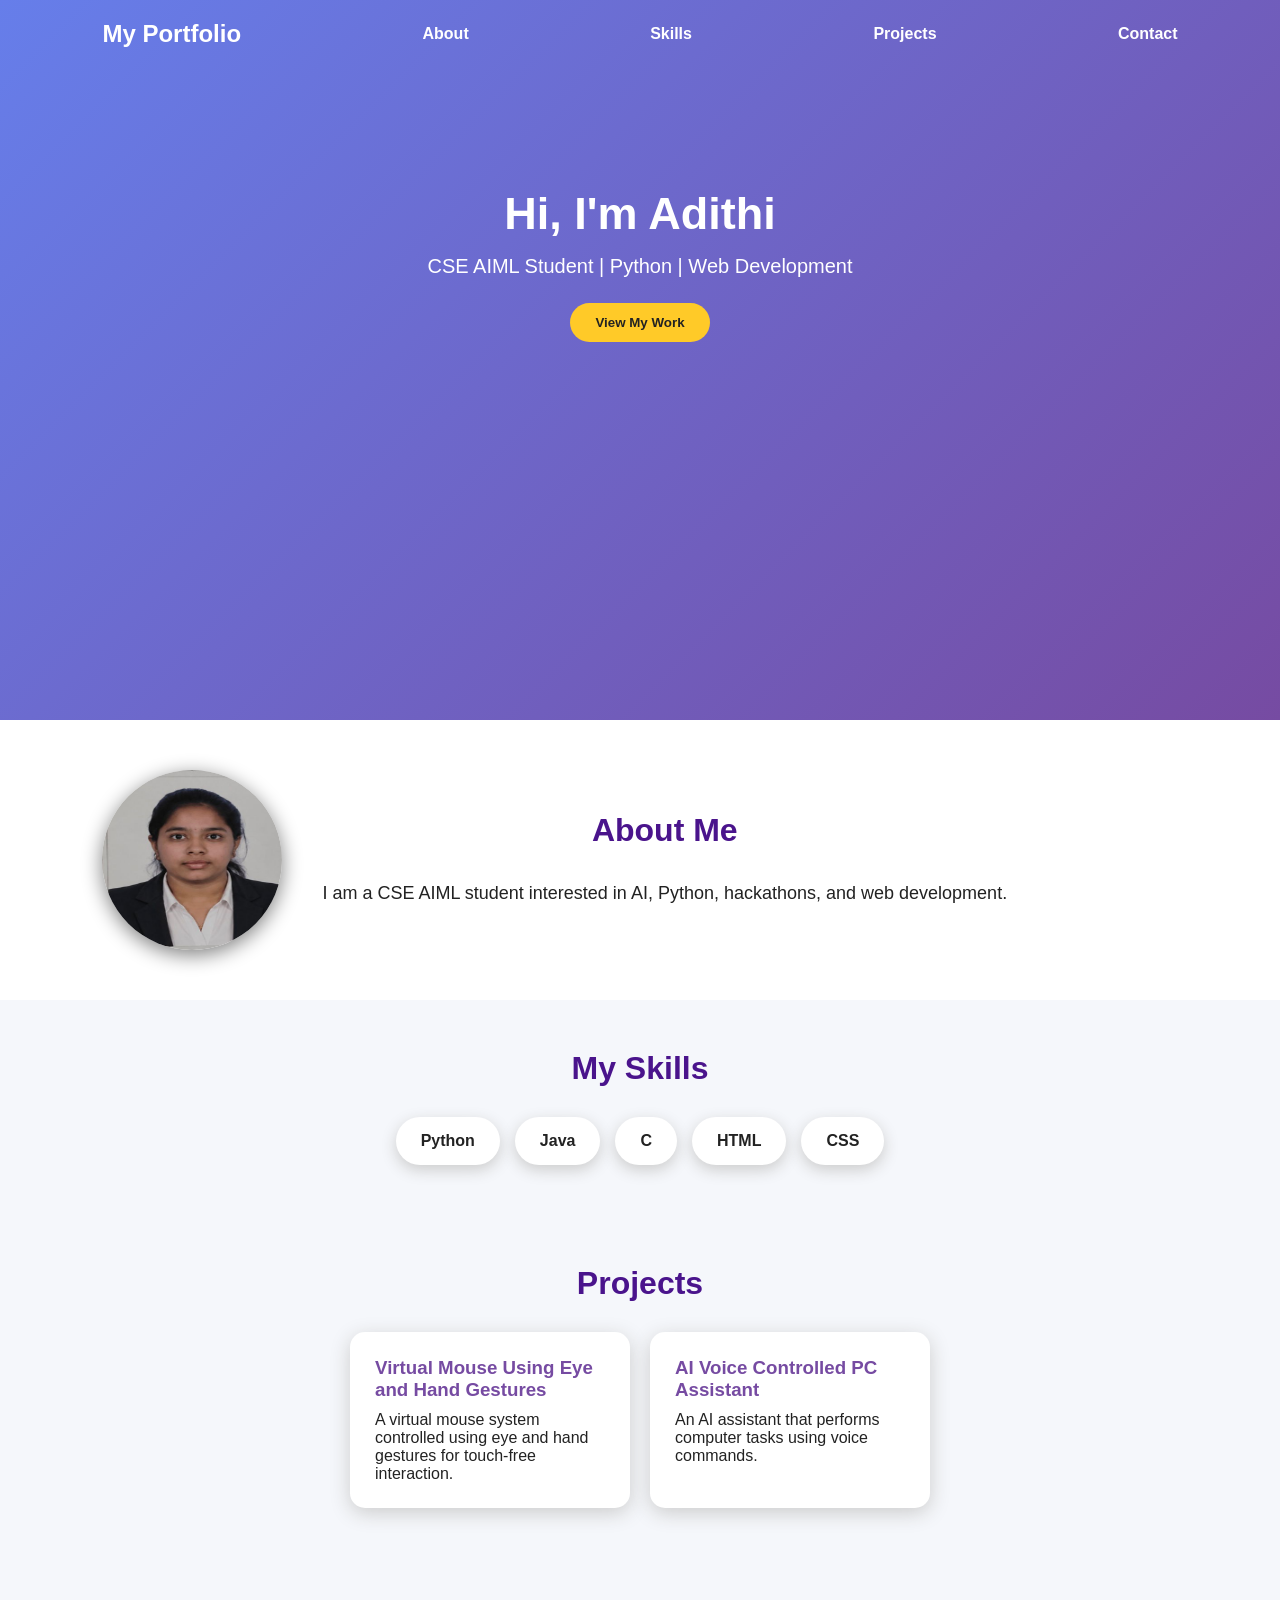
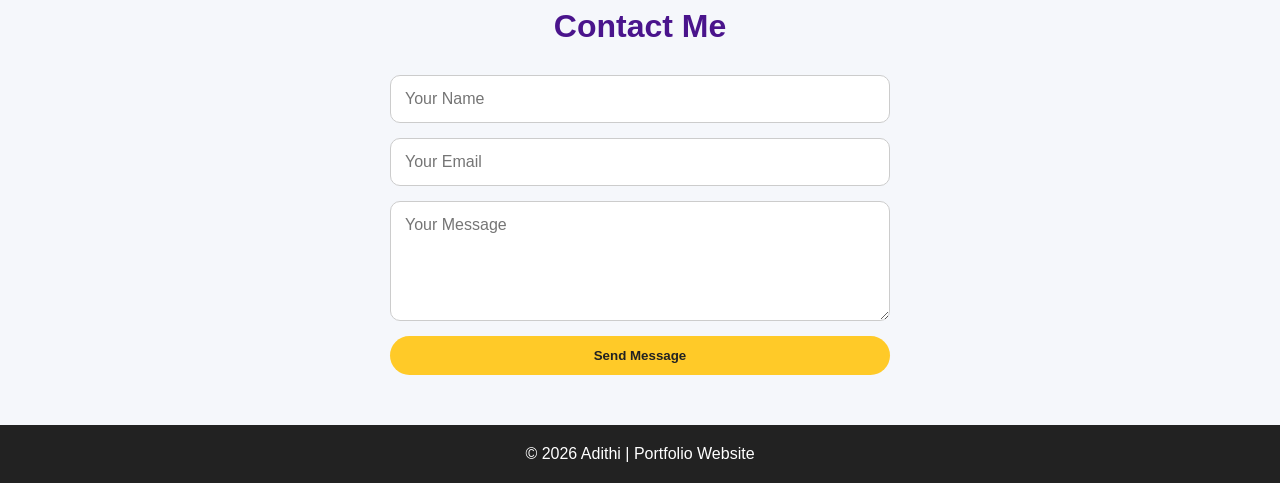
<file: index.html>
<!DOCTYPE html>
<html>
<head>
    <title>My Portfolio</title>
    <link rel="stylesheet" href="style.css">
</head>
<body>

<header>
    <nav>
        <h2>My Portfolio</h2>
        <a href="#about">About</a>
        <a href="#skills">Skills</a>
        <a href="#projects">Projects</a>
        <a href="#contact">Contact</a>
    </nav>

    <div class="hero">
        <h1>Hi, I'm Adithi</h1>
        <p>CSE AIML Student | Python | Web Development</p>
        <button>View My Work</button>
    </div>
</header>

<section id="about" class="about">
    <img src="image.jpeg" alt="Profile Picture">

    <div>
        <h2>About Me</h2>

        <p>
            I am a CSE AIML student interested in AI, Python, hackathons, and web development.
        </p>
    </div>
</section>

<section id="skills">
    <h2>My Skills</h2>

    <div class="skills">
        <span>Python</span>
        <span>Java</span>
        <span>C</span>
        <span>HTML</span>
        <span>CSS</span>
    </div>
</section>

<section id="projects">
    <h2>Projects</h2>

    <div class="project-container">

        <div class="card">
            <h3>Virtual Mouse Using Eye and Hand Gestures</h3>

            <p>
                A virtual mouse system controlled using eye and hand gestures for touch-free interaction.
            </p>
        </div>

        <div class="card">
            <h3>AI Voice Controlled PC Assistant</h3>

            <p>
                An AI assistant that performs computer tasks using voice commands.
            </p>
        </div>

    </div>
</section>

<section id="contact">
    <h2>Contact Me</h2>

    <form>
        <input type="text" placeholder="Your Name">

        <input type="email" placeholder="Your Email">

        <textarea placeholder="Your Message"></textarea>

        <button>Send Message</button>
    </form>
</section>

<footer>
    <p>© 2026 Adithi | Portfolio Website</p>
</footer>

</body>
</html>
</file>
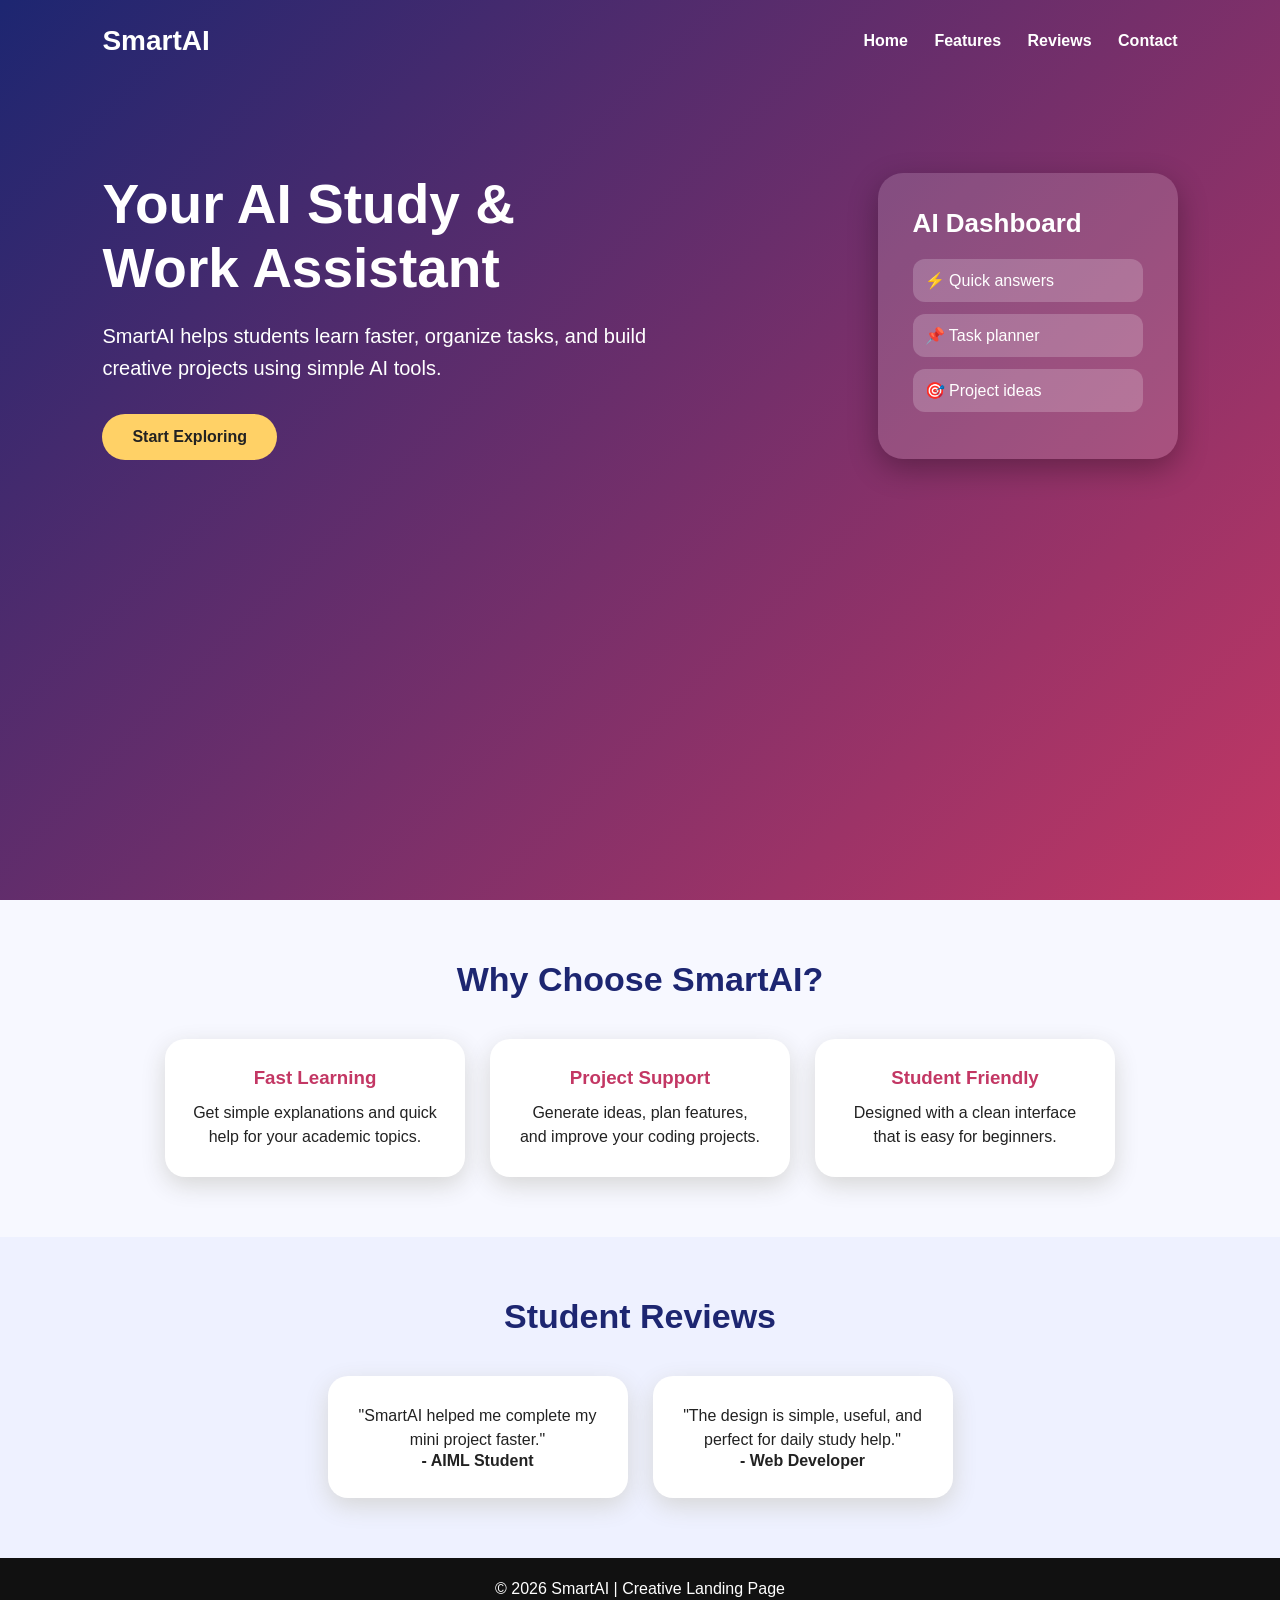
<file: Task2-LandingPage/index.html>
<!DOCTYPE html>
<html>
<head>
    <title>SmartAI Landing Page</title>
    <link rel="stylesheet" href="style.css">
</head>
<body>

<header>
    <nav>
        <h2>SmartAI</h2>
        <div>
            <a href="#">Home</a>
            <a href="#">Features</a>
            <a href="#">Reviews</a>
            <a href="#">Contact</a>
        </div>
    </nav>

    <div class="hero">
        <div class="hero-text">
            <h1>Your AI Study & Work Assistant</h1>
            <p>SmartAI helps students learn faster, organize tasks, and build creative projects using simple AI tools.</p>
            <button>Start Exploring</button>
        </div>

        <div class="hero-card">
            <h3>AI Dashboard</h3>
            <p>⚡ Quick answers</p>
            <p>📌 Task planner</p>
            <p>🎯 Project ideas</p>
        </div>
    </div>
</header>

<section>
    <h2>Why Choose SmartAI?</h2>

    <div class="cards">
        <div class="card">
            <h3>Fast Learning</h3>
            <p>Get simple explanations and quick help for your academic topics.</p>
        </div>

        <div class="card">
            <h3>Project Support</h3>
            <p>Generate ideas, plan features, and improve your coding projects.</p>
        </div>

        <div class="card">
            <h3>Student Friendly</h3>
            <p>Designed with a clean interface that is easy for beginners.</p>
        </div>
    </div>
</section>

<section class="reviews">
    <h2>Student Reviews</h2>

    <div class="cards">
        <div class="card">
            <p>"SmartAI helped me complete my mini project faster."</p>
            <h4>- AIML Student</h4>
        </div>

        <div class="card">
            <p>"The design is simple, useful, and perfect for daily study help."</p>
            <h4>- Web Developer</h4>
        </div>
    </div>
</section>

<footer>
    <p>© 2026 SmartAI | Creative Landing Page</p>
</footer>

</body>
</html>
</file>
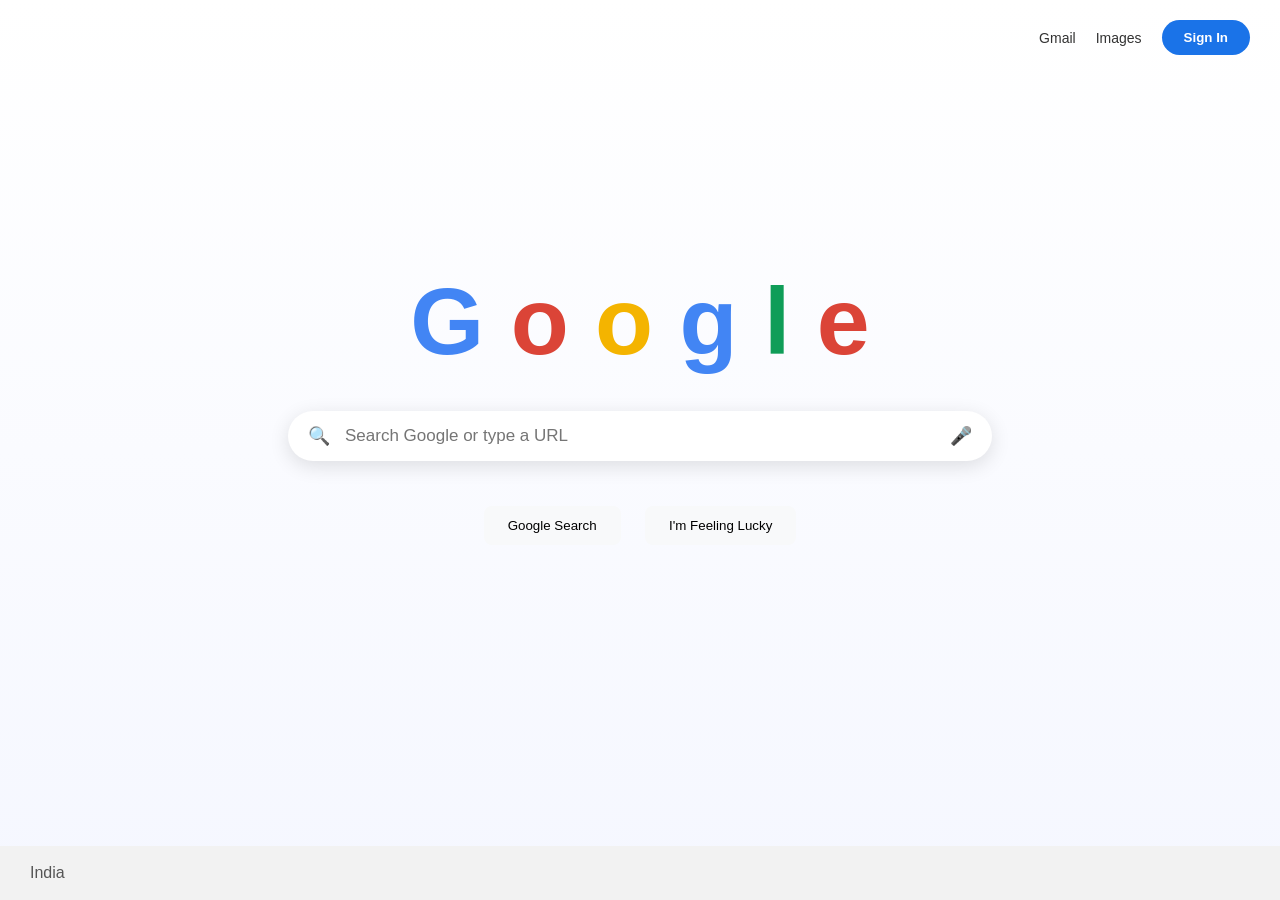
<file: Task3-GoogleClone/index.html>
<!DOCTYPE html>
<html>
<head>
    <title>Creative Google Clone</title>
    <link rel="stylesheet" href="style.css">
</head>
<body>

<header>
    <div class="top-links">
        <a href="#">Gmail</a>
        <a href="#">Images</a>
        <button class="signin">Sign In</button>
    </div>
</header>

<div class="main">

    <h1 class="logo">
        <span class="blue">G</span>
        <span class="red">o</span>
        <span class="yellow">o</span>
        <span class="blue">g</span>
        <span class="green">l</span>
        <span class="red">e</span>
    </h1>

    <div class="search-box">

        <span class="icon">🔍</span>

        <input type="text" placeholder="Search Google or type a URL">

        <span class="icon">🎤</span>

    </div>

    <div class="buttons">
        <button>Google Search</button>
        <button>I'm Feeling Lucky</button>
    </div>

</div>

<footer>
    <p>India</p>
</footer>

</body>
</html>
</file>
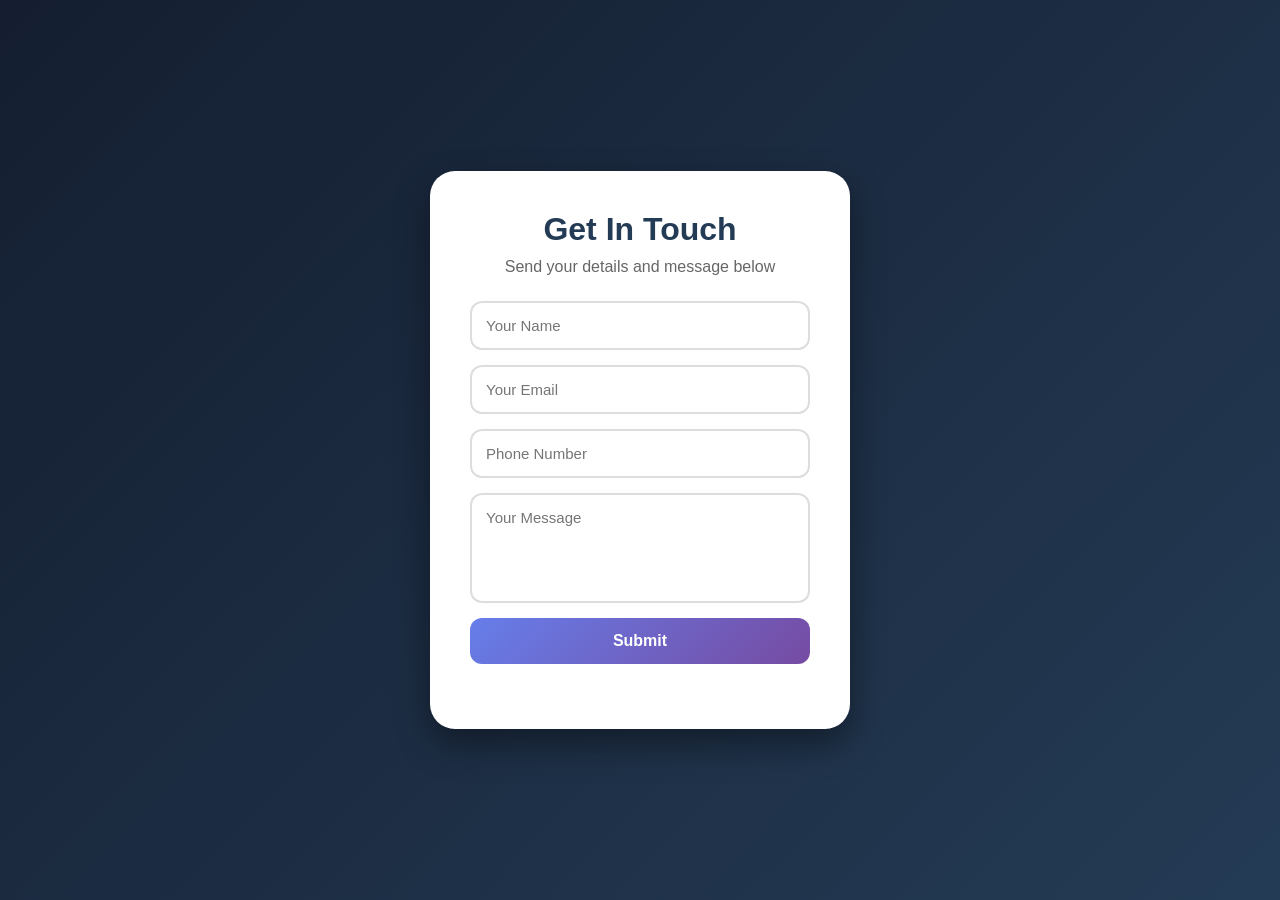
<file: Task4-FormValidation/index.html>
<!DOCTYPE html>
<html>
<head>
    <title>Creative Form Validation</title>
    <link rel="stylesheet" href="style.css">
</head>
<body>

<div class="card">
    <h1>Get In Touch</h1>
    <p>Send your details and message below</p>

    <form id="myForm">
        <input type="text" id="name" placeholder="Your Name">
        <input type="email" id="email" placeholder="Your Email">
        <input type="text" id="phone" placeholder="Phone Number">
        <textarea id="message" placeholder="Your Message"></textarea>

        <button type="submit">Submit</button>
    </form>

    <p id="result"></p>
</div>

<script src="script.js"></script>

</body>
</html>
</file>
<file: style.css>
*{
    margin: 0;
    padding: 0;
    box-sizing: border-box;
    font-family: Arial, sans-serif;
}

body{
    background: #f5f7fb;
    color: #222;
}

header{
    background: linear-gradient(135deg, #667eea, #764ba2);
    color: white;
    min-height: 80vh;
}

nav{
    display: flex;
    justify-content: space-between;
    align-items: center;
    padding: 20px 8%;
}

nav a{
    color: white;
    text-decoration: none;
    margin-left: 20px;
    font-weight: bold;
}

nav a:hover{
    color: #ffe082;
}

.hero{
    text-align: center;
    padding-top: 120px;
}

.hero h1{
    font-size: 45px;
    margin-bottom: 15px;
}

.hero p{
    font-size: 20px;
    margin-bottom: 25px;
}

button{
    background: #ffca28;
    color: #222;
    padding: 12px 25px;
    border: none;
    border-radius: 25px;
    font-weight: bold;
    cursor: pointer;
}

button:hover{
    background: white;
    transform: scale(1.05);
}

section{
    padding: 50px 8%;
}

section h2{
    text-align: center;
    margin-bottom: 30px;
    font-size: 32px;
    color: #4a148c;
}

.about{
    display: flex;
    align-items: center;
    gap: 40px;
    background: white;
}

.about img{
    width: 180px;
    height: 180px;
    border-radius: 50%;
    box-shadow: 0 5px 20px gray;
}

.about p{
    font-size: 18px;
    line-height: 1.6;
}

.skills{
    display: flex;
    justify-content: center;
    flex-wrap: wrap;
    gap: 15px;
}

.skills span{
    background: white;
    padding: 15px 25px;
    border-radius: 25px;
    box-shadow: 0 5px 15px #ccc;
    font-weight: bold;
}

.project-container{
    display: flex;
    gap: 20px;
    justify-content: center;
    flex-wrap: wrap;
}

.card{
    background: white;
    width: 280px;
    padding: 25px;
    border-radius: 15px;
    box-shadow: 0 5px 20px #ccc;
    transition: 0.3s;
}

.card:hover{
    transform: translateY(-10px);
}

.card h3{
    color: #764ba2;
    margin-bottom: 10px;
}

form{
    max-width: 500px;
    margin: auto;
    display: flex;
    flex-direction: column;
    gap: 15px;
}

input, textarea{
    padding: 14px;
    border: 1px solid #ccc;
    border-radius: 10px;
    font-size: 16px;
}

textarea{
    height: 120px;
}

footer{
    background: #222;
    color: white;
    text-align: center;
    padding: 20px;
}

@media(max-width: 768px){
    nav{
        flex-direction: column;
        gap: 15px;
    }

    .hero h1{
        font-size: 32px;
    }

    .about{
        flex-direction: column;
        text-align: center;
    }
}
</file>
<file: Task2-LandingPage/style.css>
*{
    margin: 0;
    padding: 0;
    box-sizing: border-box;
    font-family: Arial, sans-serif;
}

body{
    background: #f7f8ff;
    color: #222;
}

header{
    min-height: 100vh;
    color: white;
    background: linear-gradient(135deg, #1d2671, #c33764);
}

nav{
    display: flex;
    justify-content: space-between;
    align-items: center;
    padding: 25px 8%;
}

nav h2{
    font-size: 28px;
}

nav a{
    color: white;
    text-decoration: none;
    margin-left: 22px;
    font-weight: bold;
}

nav a:hover{
    color: #ffd166;
}

.hero{
    display: flex;
    justify-content: space-between;
    align-items: center;
    padding: 90px 8%;
    gap: 40px;
}

.hero-text{
    max-width: 550px;
}

.hero-text h1{
    font-size: 55px;
    margin-bottom: 20px;
}

.hero-text p{
    font-size: 20px;
    line-height: 1.6;
    margin-bottom: 30px;
}

button{
    background: #ffd166;
    color: #222;
    padding: 14px 30px;
    border: none;
    border-radius: 30px;
    font-weight: bold;
    cursor: pointer;
    font-size: 16px;
}

button:hover{
    background: white;
    transform: scale(1.05);
}

.hero-card{
    background: rgba(255,255,255,0.15);
    padding: 35px;
    border-radius: 25px;
    width: 300px;
    box-shadow: 0 10px 30px rgba(0,0,0,0.3);
}

.hero-card h3{
    margin-bottom: 20px;
    font-size: 26px;
}

.hero-card p{
    background: rgba(255,255,255,0.2);
    margin: 12px 0;
    padding: 12px;
    border-radius: 12px;
}

section{
    padding: 60px 8%;
}

section h2{
    text-align: center;
    color: #1d2671;
    font-size: 34px;
    margin-bottom: 40px;
}

.cards{
    display: flex;
    justify-content: center;
    gap: 25px;
    flex-wrap: wrap;
}

.card{
    background: white;
    width: 300px;
    padding: 28px;
    border-radius: 20px;
    text-align: center;
    box-shadow: 0 8px 25px #d6d6d6;
    transition: 0.3s;
}

.card:hover{
    transform: translateY(-10px);
}

.card h3{
    color: #c33764;
    margin-bottom: 12px;
}

.card p{
    line-height: 1.5;
}

.reviews{
    background: #eef1ff;
}

footer{
    background: #111;
    color: white;
    text-align: center;
    padding: 22px;
}

@media(max-width: 768px){
    nav{
        flex-direction: column;
        gap: 15px;
    }

    nav a{
        margin: 8px;
    }

    .hero{
        flex-direction: column;
        text-align: center;
    }

    .hero-text h1{
        font-size: 36px;
    }

    .hero-card{
        width: 100%;
    }
}
</file>
<file: Task3-GoogleClone/style.css>
*{
    margin:0;
    padding:0;
    box-sizing:border-box;
    font-family:Arial, sans-serif;
}

body{
    background:linear-gradient(to bottom,#ffffff,#f5f7ff);
    height:100vh;
    display:flex;
    flex-direction:column;
    justify-content:space-between;
}

/* TOP BAR */

.top-links{
    display:flex;
    justify-content:flex-end;
    align-items:center;
    gap:20px;
    padding:20px 30px;
}

.top-links a{
    text-decoration:none;
    color:#333;
    font-size:14px;
}

.top-links a:hover{
    text-decoration:underline;
}

.signin{
    background:#1a73e8;
    color:white;
    border:none;
    padding:10px 22px;
    border-radius:25px;
    cursor:pointer;
    font-weight:bold;
}

.signin:hover{
    background:#1666c1;
}

/* MAIN */

.main{
    text-align:center;
    margin-top:-100px;
}

/* GOOGLE LOGO */

.logo{
    font-size:95px;
    margin-bottom:35px;
    font-weight:bold;
}

.blue{
    color:#4285F4;
}

.red{
    color:#DB4437;
}

.yellow{
    color:#F4B400;
}

.green{
    color:#0F9D58;
}

/* SEARCH BOX */

.search-box{
    width:55%;
    margin:auto;
    background:white;
    border-radius:35px;
    padding:14px 20px;

    display:flex;
    align-items:center;
    gap:15px;

    box-shadow:0 5px 20px rgba(0,0,0,0.12);
}

.search-box:hover{
    box-shadow:0 5px 25px rgba(0,0,0,0.18);
}

.search-box input{
    width:100%;
    border:none;
    outline:none;
    font-size:17px;
}

.icon{
    font-size:18px;
}

/* BUTTONS */

.buttons{
    margin-top:35px;
}

.buttons button{
    background:#f8f9fa;
    border:none;
    padding:12px 24px;
    margin:10px;
    border-radius:8px;
    cursor:pointer;
    transition:0.3s;
}

.buttons button:hover{
    box-shadow:0 3px 12px rgba(0,0,0,0.15);
    transform:translateY(-2px);
}

/* FOOTER */

footer{
    background:#f2f2f2;
    padding:18px 30px;
    color:#555;
}

/* RESPONSIVE */

@media(max-width:768px){

    .logo{
        font-size:60px;
    }

    .search-box{
        width:90%;
    }

    .top-links{
        gap:10px;
        padding:15px;
    }

}
</file>
<file: Task4-FormValidation/style.css>
*{
    margin:0;
    padding:0;
    box-sizing:border-box;
    font-family:Arial, sans-serif;
}

body{
    min-height:100vh;
    display:flex;
    justify-content:center;
    align-items:center;
    background:linear-gradient(135deg,#141e30,#243b55);
}

.card{
    width:420px;
    background:white;
    padding:40px;
    border-radius:25px;
    box-shadow:0 15px 35px rgba(0,0,0,0.4);
    text-align:center;
}

.card h1{
    color:#243b55;
    margin-bottom:10px;
}

.card p{
    color:#666;
    margin-bottom:25px;
}

form{
    display:flex;
    flex-direction:column;
    gap:15px;
}

input, textarea{
    padding:14px;
    border:2px solid #ddd;
    border-radius:12px;
    font-size:15px;
    outline:none;
}

input:focus, textarea:focus{
    border-color:#243b55;
    box-shadow:0 0 8px #9bb7d4;
}

textarea{
    height:110px;
    resize:none;
}

button{
    padding:14px;
    border:none;
    border-radius:12px;
    background:linear-gradient(135deg,#667eea,#764ba2);
    color:white;
    font-size:16px;
    font-weight:bold;
    cursor:pointer;
}

button:hover{
    transform:scale(1.03);
}

#result{
    margin-top:18px;
    font-weight:bold;
}
</file>
